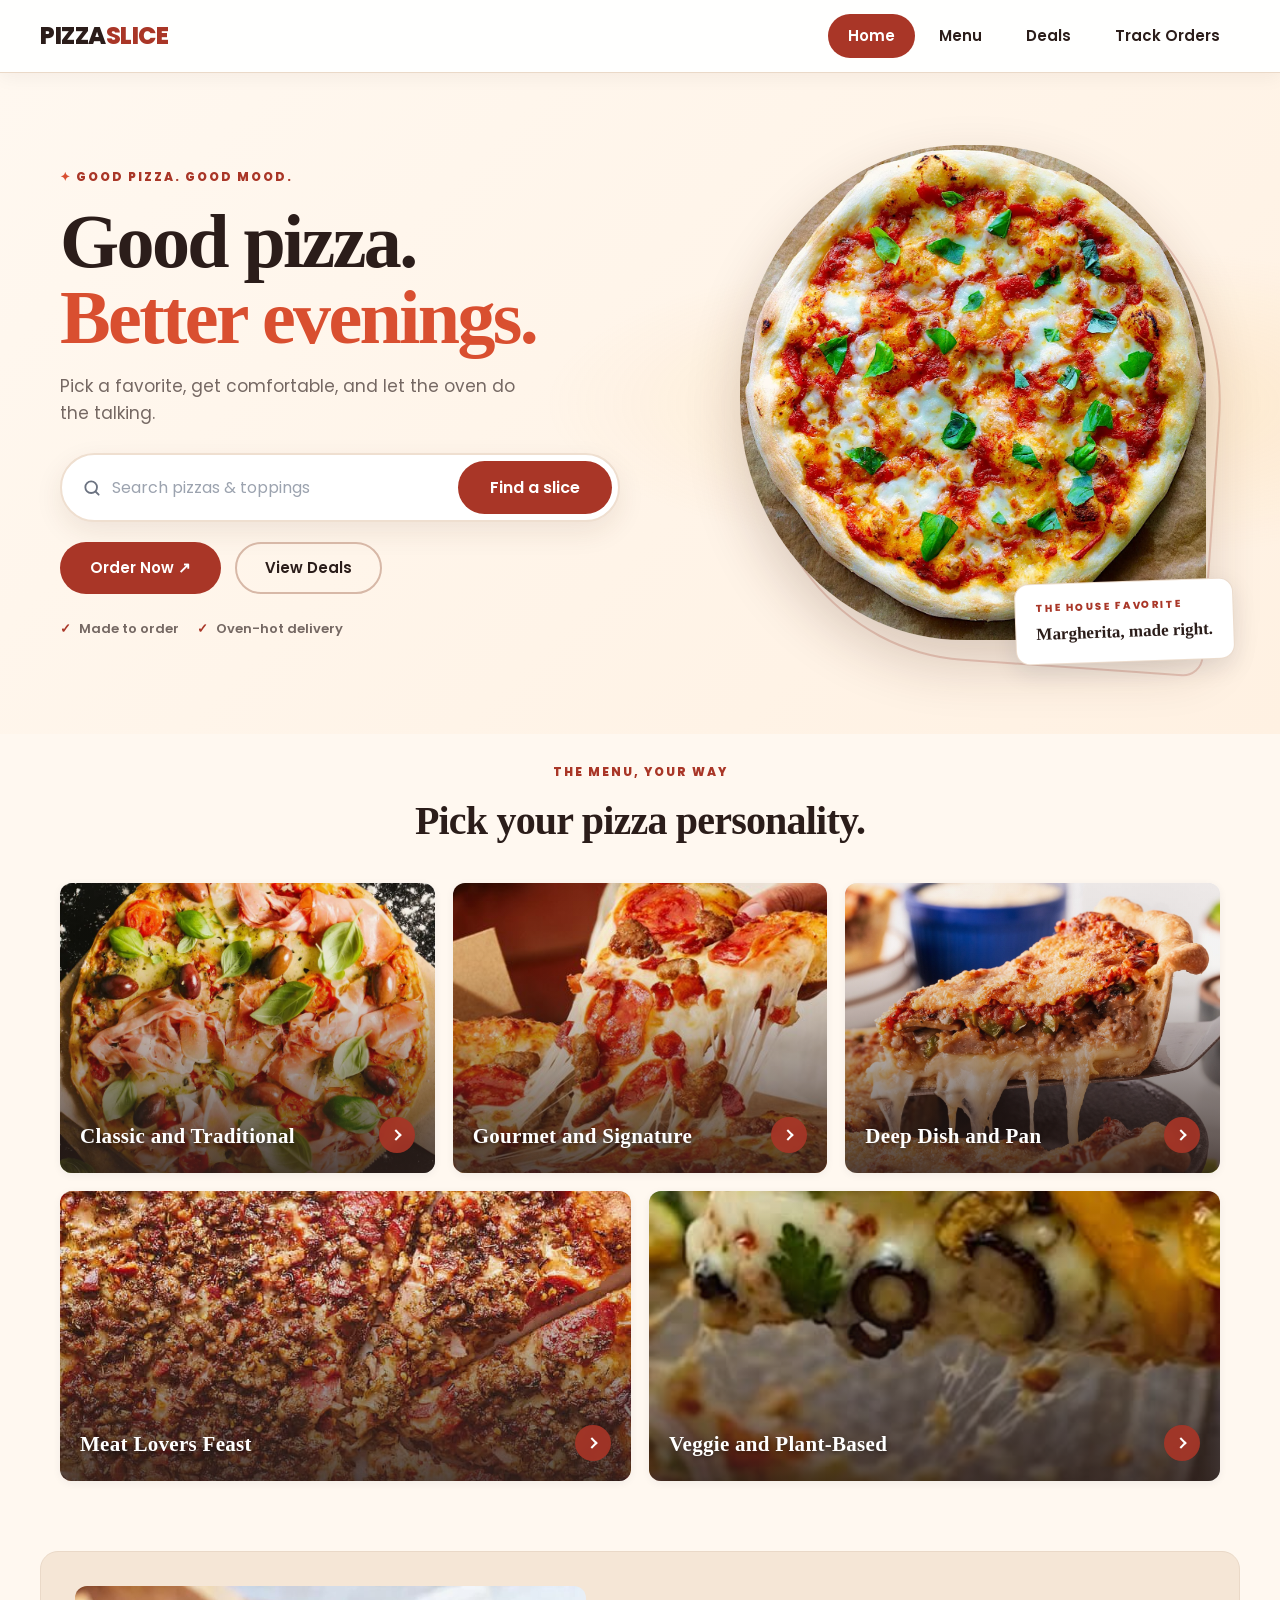
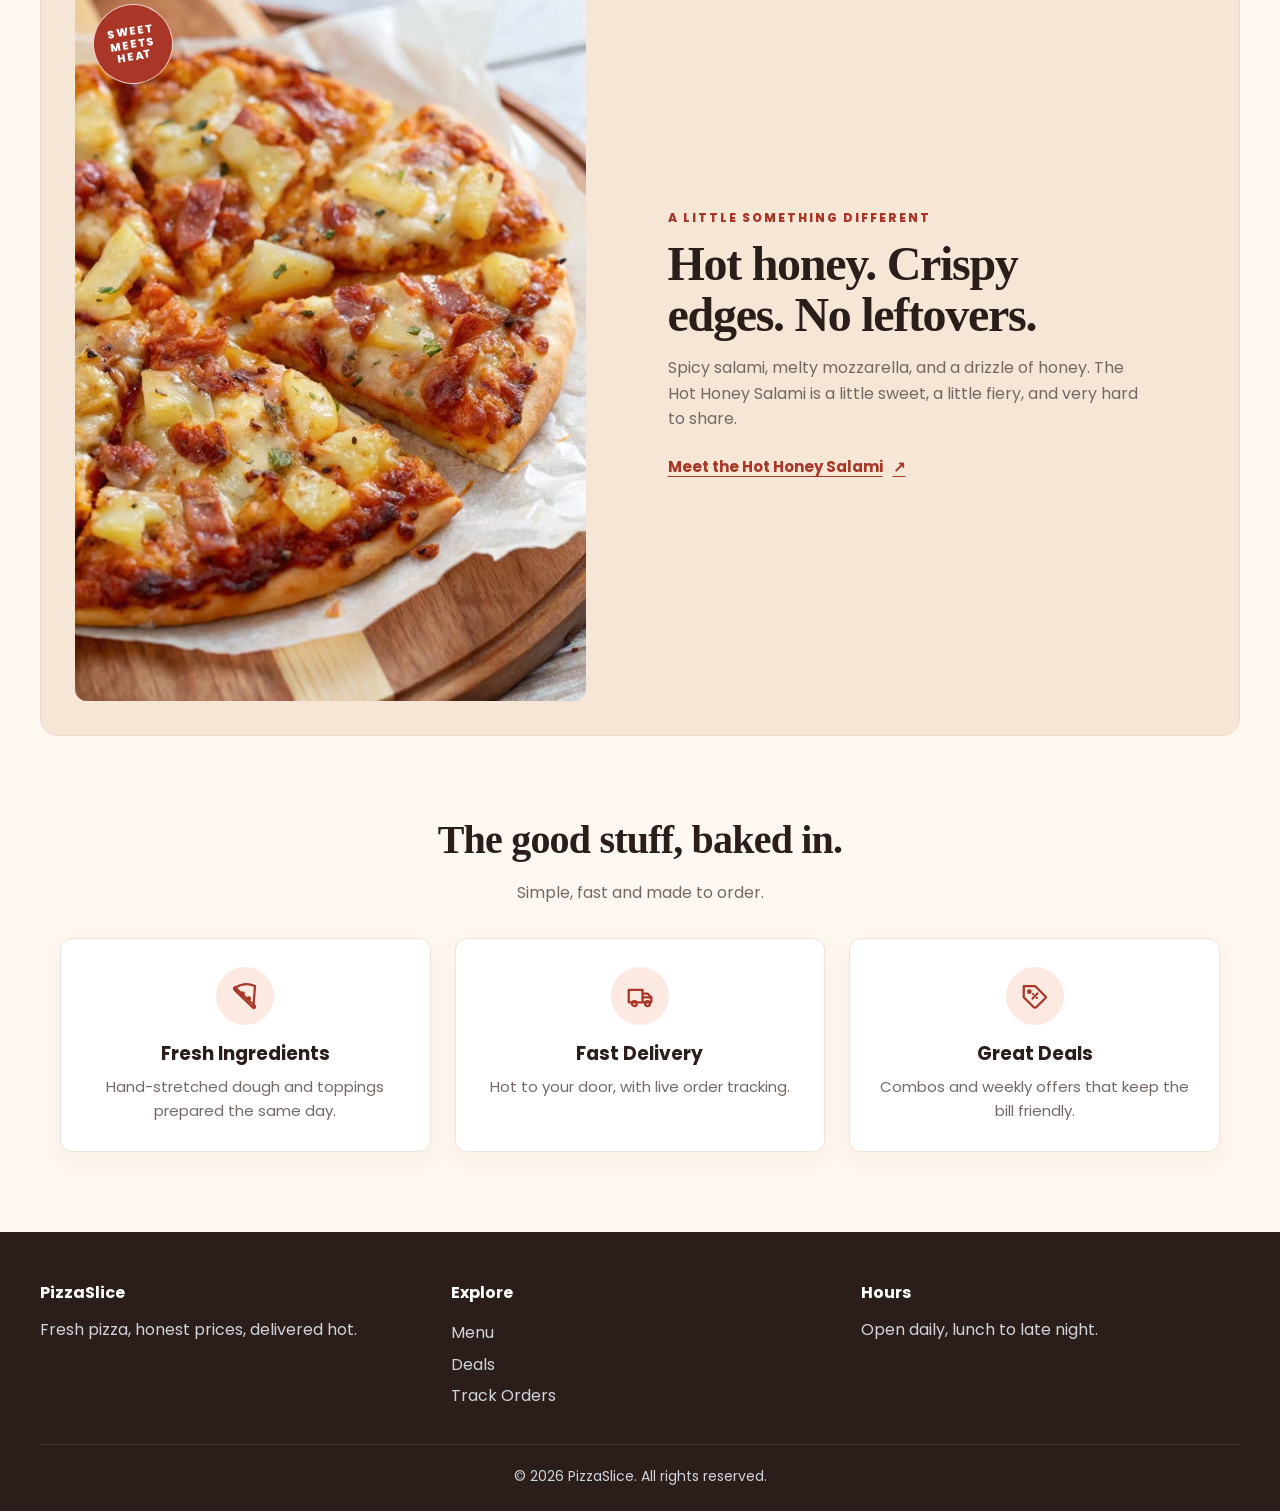
<file: pizzaproject.html>
<!DOCTYPE html>
<html lang="en">
<head>
    <meta charset="UTF-8">
    <meta name="viewport" content="width=device-width, initial-scale=1.0">
    <meta name="description" content="Find your favorite slice at PizzaSlice. 
    Browse classic, gourmet, deep dish, meat lovers and veggie pizzas, find a deal, and order online.">
    <title>PizzaSlice — Your neighborhood pizza spot</title>

    <!-- Free emoji favicon, no image file needed -->
    <link rel="icon" href="data:image/svg+xml,<svg xmlns='http://www.w3.org/2000/svg' 
    viewBox='0 0 100 100'><text y='.9em' font-size='90'>🍕</text></svg>"> 

    <!-- Optional free font (Poppins). Remove these two lines to use the fallback fonts. -->
    <link rel="preconnect" href="https://fonts.googleapis.com">
    <link rel="stylesheet" href="https://fonts.googleapis.com/css2?family=Poppins:wght@400;600;700;800&display=swap">

    <link rel="stylesheet" href="pizza.css">
</head>
<body>
    <a class="skip-link" href="#main">Skip to main content</a>

    <header class="navbar">
        <a href="pizzaproject.html" class="logo">Pizza<span>Slice</span></a>

        <input class="nav-checkbox" type="checkbox" id="nav-toggle" aria-label="Toggle navigation">
        <label class="nav-toggle" for="nav-toggle" aria-hidden="true">
            <span></span>
            <span></span>
            <span></span>
        </label>
        <nav class="nav-links" aria-label="Main navigation">
            <a href="pizzaproject.html" class="active" aria-current="page">Home</a>
            <a href="menu.html">Menu</a>
            <a href="deals.html">Deals</a>
            <a href="trackorders.html">Track Orders</a>
        </nav>
    </header>

    <main id="main">
        <!-- HERO -->
        <section class="hero">
            <div class="container hero-content">
                <div class="hero-copy">
                    <p class="hero-eyebrow"><span aria-hidden="true">✦</span> GOOD PIZZA. GOOD MOOD.</p>
                    <h1>Good pizza. <span>Better evenings.</span></h1>
                    <p class="subtitle">
                        Pick a favorite, get comfortable, and let the oven do the talking.
                    </p>

                    <form class="search-box" action="menu.html" method="get" role="search">
                        <span class="search-icon" aria-hidden="true"></span>
                        <input type="search" name="query" aria-label="Search pizzas, toppings or deals"
                               placeholder="Search pizzas & toppings">
                        <button type="submit" class="search-btn">Find a slice</button>
                    </form>

                    <div class="hero-actions">
                        <a href="menu.html" class="btn btn-primary">Order Now <span aria-hidden="true">↗</span></a>
                        <a href="deals.html" class="btn btn-outline">View Deals</a>
                    </div>
                    <div class="hero-promises" aria-label="What makes our pizza special">
                        <span><span aria-hidden="true">✓</span> Made to order</span>
                        <span><span aria-hidden="true">✓</span> Oven-hot delivery</span>
                    </div>
                </div>

                <div class="hero-visual">
                    <img src="Pizza-Margheritta.webp" alt="Fresh Margherita pizza topped with basil" fetchpriority="high">
                    <div class="hero-badge">
                        <span>THE HOUSE FAVORITE</span>
                        <strong>Margherita, made right.</strong>
                    </div>
                </div>
            </div>
        </section>

        <!-- CATEGORIES -->
        <section class="container explore-section" aria-labelledby="explore-heading">
            <p class="section-kicker">THE MENU, YOUR WAY</p>
            <h2 id="explore-heading">Pick your pizza personality.</h2>

            <div class="category-grid">
                <a class="category-card" href="menu.html#classic">
                    <img src="ppppp.webp" alt="Classic and traditional pizza" loading="lazy">
                    <div class="card-overlay">
                        <span>Classic and Traditional</span>
                        <div class="arrow-btn" aria-hidden="true"></div>
                    </div>
                </a>

                <a class="category-card" href="menu.html#gourmet">
                    <img src="pizz.jpg" alt="Gourmet and signature pizza" loading="lazy">
                    <div class="card-overlay">
                        <span>Gourmet and Signature</span>
                        <div class="arrow-btn" aria-hidden="true"></div>
                    </div>
                </a>

                <a class="category-card" href="menu.html#deep-dish">
                    <img src="Deep-Dish-Pizza-1200-x-1200.jpg" alt="Deep dish and pan pizza" loading="lazy">
                    <div class="card-overlay">
                        <span>Deep Dish and Pan</span>
                        <div class="arrow-btn" aria-hidden="true"></div>
                    </div>
                </a>

                <a class="category-card" href="menu.html#meat-lovers">
                    <img src="Meat-Lovers-Pizza-8.jpeg" alt="Meat lovers feast pizza" loading="lazy">
                    <div class="card-overlay">
                        <span>Meat Lovers Feast</span>
                        <div class="arrow-btn" aria-hidden="true"></div>
                    </div>
                </a>

                <a class="category-card" href="menu.html#veggie">
                    <!-- Tip: rename "images (1).jpg" to something like veggie-pizza.jpg (no spaces) -->
                    <img src="images%20(1).jpg" alt="Veggie and plant-based pizza" loading="lazy">
                    <div class="card-overlay">
                        <span>Veggie and Plant-Based</span>
                        <div class="arrow-btn" aria-hidden="true"></div>
                    </div>
                </a>
            </div>
        </section>

        <section class="container house-pick" aria-labelledby="house-pick-heading">
            <div class="house-pick-image">
                <img src="hot%20honey.jpg" alt="Hot honey pizza with golden cheese and salami" loading="lazy">
                <span class="house-pick-stamp">SWEET<br>MEETS<br>HEAT</span>
            </div>
            <div class="house-pick-copy">
                <p class="section-kicker">A LITTLE SOMETHING DIFFERENT</p>
                <h2 id="house-pick-heading">Hot honey. Crispy edges. No leftovers.</h2>
                <p>Spicy salami, melty mozzarella, and a drizzle of honey. The Hot Honey Salami is a little sweet, a little fiery, and very hard to share.</p>
                <a class="house-pick-link" href="menu.html#hot-honey">Meet the Hot Honey Salami <span aria-hidden="true">↗</span></a>
            </div>
        </section>

        <!-- WHY US -->
        <section class="container features" aria-labelledby="why-heading">
            <h2 id="why-heading" class="section-title">The good stuff, baked in.</h2>
            <p class="section-subtitle">Simple, fast and made to order.</p>

            <div class="feature-grid">
                <div class="feature">
                    <div class="feature-icon" aria-hidden="true">
                        <svg viewBox="0 0 24 24" fill="none" stroke="currentColor" stroke-width="1.8" stroke-linecap="round" stroke-linejoin="round">
                            <path d="M4.2 5.2 19.8 20a1 1 0 0 1-1.4 1.4L3.7 7.1a1.3 1.3 0 0 1 .5-2.2Z"/>
                            <path d="M4.3 5.3A17 17 0 0 1 20 4l-1.2 16"/>
                            <circle cx="10" cy="10" r="1"/>
                            <circle cx="15" cy="14" r="1"/>
                        </svg>
                    </div>
                    <h3>Fresh Ingredients</h3>
                    <p>Hand-stretched dough and toppings prepared the same day.</p>
                </div>
                <div class="feature">
                    <div class="feature-icon" aria-hidden="true">
                        <svg viewBox="0 0 24 24" fill="none" stroke="currentColor" stroke-width="1.8" stroke-linecap="round" stroke-linejoin="round">
                            <path d="M3 7h11v10H3zM14 10h4l3 3v4h-7z"/>
                            <circle cx="7.5" cy="18" r="2"/>
                            <circle cx="18" cy="18" r="2"/>
                            <path d="M14 13h7"/>
                        </svg>
                    </div>
                    <h3>Fast Delivery</h3>
                    <p>Hot to your door, with live order tracking.</p>
                </div>
                <div class="feature">
                    <div class="feature-icon" aria-hidden="true">
                        <svg viewBox="0 0 24 24" fill="none" stroke="currentColor" stroke-width="1.8" stroke-linecap="round" stroke-linejoin="round">
                            <path d="m20.6 13.4-7.2 7.2a2 2 0 0 1-2.8 0L3 13V4h9l8.6 8.6a.6.6 0 0 1 0 .8Z"/>
                            <circle cx="7.5" cy="8.5" r="1"/>
                            <path d="m10 14 4-4M10.5 10.5h.01M13.5 13.5h.01"/>
                        </svg>
                    </div>
                    <h3>Great Deals</h3>
                    <p>Combos and weekly offers that keep the bill friendly.</p>
                </div>
            </div>
        </section>
    </main>

    <footer class="footer">
        <div class="footer-grid">
            <div>
                <h4>PizzaSlice</h4>
                <p>Fresh pizza, honest prices, delivered hot.</p>
            </div>
            <div>
                <h4>Explore</h4>
                <a href="menu.html">Menu</a>
                <a href="deals.html">Deals</a>
                <a href="trackorders.html">Track Orders</a>
            </div>
            <div>
                <h4>Hours</h4>
                <p>Open daily, lunch to late night.</p>
            </div>
        </div>
        <p class="footer-bottom">&copy; 2026 PizzaSlice. All rights reserved.</p>
    </footer>
</body>
</html>
</file>
<file: pizza.css>
:root {
    --brand: #f2b85b;
    --brand-dark: #a93627;
    --brand-soft: #fbe9e2;
    --tomato: #d94f30;
    --tomato-dark: #b83c24;
    --ink: #2b1d1a;
    --text: #443833;
    --muted: #756863;
    --bg: #fff8f0;
    --surface: #ffffff;
    --border: #ead9c8;

    --radius-sm: 10px;
    --radius: 16px;
    --radius-pill: 999px;

    --shadow-sm: 0 2px 8px rgba(20, 33, 61, 0.06);
    --shadow: 0 8px 24px rgba(20, 33, 61, 0.10);
    --shadow-lg: 0 16px 36px rgba(20, 33, 61, 0.16);

    --font: 'Poppins', 'Segoe UI', Tahoma, Geneva, Verdana, sans-serif;
    --ease: 0.25s ease;
}

@view-transition {
    navigation: auto;
}


*,
*::before,
*::after {
    box-sizing: border-box;
    margin: 0;
    padding: 0;
}

html {
    scroll-behavior: smooth;
}

body {
    font-family: var(--font);
    background-color: var(--bg);
    color: var(--text);
    line-height: 1.6;
    -webkit-font-smoothing: antialiased;
}

img {
    max-width: 100%;
    display: block;
}

a {
    color: inherit;
}

ul {
    list-style: none;
}


.container {
    max-width: 1200px;
    margin: 0 auto;
    padding: 0 20px;
}

section {
    padding: 24px 0;
}

.section-title {
    text-align: center;
    font-size: 28px;
    font-weight: 700;
    color: var(--ink);
    margin-bottom: 8px;
}

.section-subtitle {
    text-align: center;
    color: var(--muted);
    margin-bottom: 32px;
}


.navbar {
    display: flex;
    justify-content: space-between;
    align-items: center;
    flex-wrap: wrap;
    gap: 12px;
    padding: 14px 40px;
    background-color: rgba(255, 255, 255, 0.92);
    backdrop-filter: blur(8px);
    border-bottom: 1px solid var(--border);
    box-shadow: var(--shadow-sm);
    position: sticky;
    top: 0;
    z-index: 1000;
}

.logo {
    font-size: 24px;
    font-weight: 800;
    color: var(--ink);
    text-transform: uppercase;
    letter-spacing: 0.5px;
    text-decoration: none;
}

.logo span {
    color: var(--brand-dark);
}

.nav-links {
    display: flex;
    flex-wrap: wrap;
    align-items: center;
    gap: 4px;
}

.nav-links a {
    text-decoration: none;
    color: var(--ink);
    font-size: 15px;
    font-weight: 600;
    text-align: center;
    padding: 10px 20px;
    border-radius: var(--radius-pill);
    transition: color var(--ease), background-color var(--ease);
}

.nav-links a:hover {
    color: var(--brand-dark);
    background-color: var(--brand-soft);
}

.nav-links a.active {
    color: #ffffff;
    background-color: var(--brand-dark);
}

.cart-count {
    display: inline-grid;
    min-width: 22px;
    height: 22px;
    place-items: center;
    margin-left: 3px;
    padding: 0 6px;
    border-radius: var(--radius-pill);
    background: var(--brand);
    color: var(--ink);
    font-size: 12px;
    font-weight: 800;
    vertical-align: 1px;
}

.nav-toggle {
    display: none;
    width: 44px;
    height: 44px;
    padding: 10px;
    border: 1px solid var(--border);
    border-radius: var(--radius-sm);
    background: var(--surface);
    cursor: pointer;
}

.nav-toggle span {
    display: block;
    width: 100%;
    height: 2px;
    margin: 4px 0;
    border-radius: 2px;
    background: var(--ink);
    transition: transform var(--ease), opacity var(--ease);
}

.nav-checkbox {
    display: none;
    position: absolute;
    width: 1px;
    height: 1px;
    overflow: hidden;
    clip: rect(0, 0, 0, 0);
    white-space: nowrap;
    clip-path: inset(50%);
}

.nav-checkbox:focus-visible + .nav-toggle {
    outline: 3px solid var(--brand-dark);
    outline-offset: 3px;
}

.nav-checkbox:checked + .nav-toggle span:first-child {
    transform: translateY(6px) rotate(45deg);
}

.nav-checkbox:checked + .nav-toggle span:nth-child(2) {
    opacity: 0;
}

.nav-checkbox:checked + .nav-toggle span:last-child {
    transform: translateY(-6px) rotate(-45deg);
}


.hero {
    padding: 80px 20px 60px;
    text-align: center;
    background:
        radial-gradient(circle at 15% 20%, rgba(60, 231, 146, 0.25), transparent 45%),
        radial-gradient(circle at 85% 10%, rgba(228, 87, 46, 0.15), transparent 40%),
        var(--bg);
}

.hero-content h1 {
    font-size: clamp(32px, 5vw, 52px);
    line-height: 1.15;
    color: var(--ink);
    margin-bottom: 14px;
    font-weight: 800;
}

.hero-content h1 span {
    color: var(--tomato);
}

.hero-content .subtitle {
    font-size: 18px;
    color: var(--muted);
    max-width: 560px;
    margin: 0 auto 35px;
}

.search-box {
    display: inline-flex;
    align-items: center;
    background: var(--surface);
    border: 2px solid var(--border);
    border-radius: var(--radius-pill);
    padding: 6px 6px 6px 20px;
    width: 100%;
    max-width: 650px;
    box-shadow: var(--shadow);
    transition: box-shadow var(--ease), border-color var(--ease);
}

.search-box:focus-within {
    border-color: var(--brand-dark);
    box-shadow: 0 8px 28px rgba(18, 135, 90, 0.22);
}

.search-icon {
    display: inline-block;
    flex-shrink: 0;
    width: 20px;
    height: 20px;
    margin-right: 10px;
    background: url("data:image/svg+xml,%3Csvg xmlns='http://www.w3.org/2000/svg' viewBox='0 0 24 24' fill='none' stroke='%236b7280' stroke-width='2.2' stroke-linecap='round'%3E%3Ccircle cx='11' cy='11' r='7'/%3E%3Cpath d='M20 20l-3.5-3.5'/%3E%3C/svg%3E") no-repeat center / contain;
}

.search-box input {
    border: none;
    outline: none;
    width: 100%;
    font-family: inherit;
    font-size: 16px;
    color: var(--text);
    background: transparent;
}

.search-box input::placeholder {
    color: #9ca3af;
}

.search-btn {
    background-color: var(--brand-dark);
    color: #ffffff;
    border: none;
    padding: 14px 32px;
    border-radius: var(--radius-pill);
    font-family: inherit;
    font-size: 16px;
    font-weight: 600;
    cursor: pointer;
    transition: background-color var(--ease), transform var(--ease);
}

.search-btn:hover {
    background-color: var(--ink);
    transform: translateY(-1px);
}


.btn {
    display: inline-block;
    padding: 12px 28px;
    border: 2px solid transparent;
    border-radius: var(--radius-pill);
    font-family: inherit;
    font-size: 15px;
    font-weight: 600;
    text-decoration: none;
    text-align: center;
    cursor: pointer;
    transition: background-color var(--ease), transform var(--ease), box-shadow var(--ease);
}

.btn-primary {
    background-color: var(--tomato);
    color: #ffffff;
}

.btn-primary:hover {
    background-color: var(--tomato-dark);
    transform: translateY(-2px);
    box-shadow: var(--shadow);
}

.btn-outline {
    border-color: var(--brand-dark);
    color: var(--brand-dark);
    background: transparent;
}

.btn-outline:hover {
    background-color: var(--brand-dark);
    color: #ffffff;
}


.explore-section {
    margin-top: 60px;
    text-align: left;
}

.explore-section h2 {
    text-align: center;
    font-size: 28px;
    color: var(--ink);
    margin-bottom: 32px;
    font-weight: 700;
}

.category-grid {
    display: grid;
    grid-template-columns: repeat(auto-fill, minmax(220px, 1fr));
    gap: 24px;
}

.category-card {
    position: relative;
    height: 300px;
    border-radius: var(--radius);
    overflow: hidden;
    background-color: #e5e7eb;
    box-shadow: var(--shadow-sm);
    cursor: pointer;
    transition: transform 0.3s cubic-bezier(0.25, 0.46, 0.45, 0.94), box-shadow 0.3s ease;
}

.category-card:hover {
    transform: translateY(-6px);
    box-shadow: var(--shadow-lg);
}

.category-card img {
    width: 100%;
    height: 100%;
    object-fit: cover;
    transition: transform 0.5s ease;
}

.category-card:hover img {
    transform: scale(1.08);
}

.card-overlay {
    position: absolute;
    inset: 0;
    background: linear-gradient(to top, rgba(0, 0, 0, 0.8) 0%, rgba(0, 0, 0, 0.2) 60%, rgba(0, 0, 0, 0) 100%);
    display: flex;
    justify-content: space-between;
    align-items: flex-end;
    padding: 20px;
    color: #ffffff;
}

.card-overlay span {
    font-size: 18px;
    font-weight: 700;
    letter-spacing: 0.3px;
    padding-right: 10px;
    text-shadow: 0 2px 4px rgba(0, 0, 0, 0.4);
}

.arrow-btn {
    width: 36px;
    height: 36px;
    background-color: rgba(255, 255, 255, 0.25);
    border-radius: 50%;
    backdrop-filter: blur(4px);
    display: flex;
    align-items: center;
    justify-content: center;
    flex-shrink: 0;
    transition: background-color var(--ease), transform var(--ease);
}

.arrow-btn::after {
    content: '';
    display: inline-block;
    width: 8px;
    height: 8px;
    border-top: 2px solid #ffffff;
    border-right: 2px solid #ffffff;
    transform: rotate(45deg);
    margin-right: 2px;
}

.category-card:hover .arrow-btn {
    background-color: var(--brand-dark);
    transform: scale(1.1);
}


.menu-grid {
    display: grid;
    grid-template-columns: repeat(auto-fill, minmax(260px, 1fr));
    gap: 24px;
}

.menu-item {
    background: var(--surface);
    border: 1px solid var(--border);
    border-radius: var(--radius);
    overflow: hidden;
    box-shadow: var(--shadow-sm);
    display: flex;
    flex-direction: column;
    transition: transform var(--ease), box-shadow var(--ease);
}

.menu-item:hover {
    transform: translateY(-4px);
    box-shadow: var(--shadow);
}

.menu-item img {
    width: 100%;
    height: 190px;
    object-fit: cover;
}

.menu-item-body {
    padding: 18px;
    display: flex;
    flex-direction: column;
    flex-grow: 1;
}

.menu-item h3 {
    font-size: 18px;
    color: var(--ink);
    margin-bottom: 6px;
}

.menu-item p {
    font-size: 14px;
    color: var(--muted);
    margin-bottom: 16px;
    flex-grow: 1;
}

.menu-item-footer {
    display: flex;
    justify-content: space-between;
    align-items: center;
}

.price {
    font-size: 20px;
    font-weight: 700;
    color: var(--tomato);
}

.badge {
    display: inline-block;
    padding: 4px 12px;
    border-radius: var(--radius-pill);
    background: var(--tomato);
    color: #ffffff;
    font-size: 12px;
    font-weight: 700;
    letter-spacing: 0.4px;
    text-transform: uppercase;
}

.deal-card {
    background: linear-gradient(135deg, var(--brand-dark), #0b5c3d);
    color: #ffffff;
    border-radius: var(--radius);
    padding: 28px;
    box-shadow: var(--shadow);
}

.deal-card h3 {
    font-size: 22px;
    margin-bottom: 8px;
}

.deal-card p {
    opacity: 0.9;
    margin-bottom: 18px;
}


.tracker-card {
    max-width: 640px;
    margin: 0 auto;
    background: var(--surface);
    border: 1px solid var(--border);
    border-radius: var(--radius);
    padding: 32px;
    box-shadow: var(--shadow);
}

.form-group {
    margin-bottom: 18px;
}

.form-group label {
    display: block;
    font-weight: 600;
    color: var(--ink);
    margin-bottom: 6px;
}

.form-group input,
.form-group select,
.form-group textarea {
    width: 100%;
    padding: 12px 14px;
    border: 2px solid var(--border);
    border-radius: var(--radius-sm);
    font-family: inherit;
    font-size: 16px;
    transition: border-color var(--ease);
}

.form-group input:focus,
.form-group select:focus,
.form-group textarea:focus {
    outline: none;
    border-color: var(--brand-dark);
}

.status-steps {
    display: flex;
    justify-content: space-between;
    margin-top: 28px;
}

.status-step {
    flex: 1;
    text-align: center;
    font-size: 13px;
    color: var(--muted);
}

.status-step.done {
    color: var(--brand-dark);
    font-weight: 700;
}


.footer {
    margin-top: 80px;
    padding: 48px 20px 24px;
    background: var(--ink);
    color: #d1d5db;
}

.footer-grid {
    max-width: 1200px;
    margin: 0 auto;
    display: grid;
    grid-template-columns: repeat(auto-fit, minmax(200px, 1fr));
    gap: 32px;
}

.footer h4 {
    color: #ffffff;
    margin-bottom: 12px;
}

.footer a {
    display: block;
    text-decoration: none;
    color: #d1d5db;
    padding: 3px 0;
    transition: color var(--ease);
}

.footer a:hover {
    color: var(--brand);
}

.footer-bottom {
    max-width: 1200px;
    margin: 32px auto 0;
    padding-top: 20px;
    border-top: 1px solid rgba(255, 255, 255, 0.12);
    text-align: center;
    font-size: 14px;
}

/* 11. RESPONSIVE -------------------------------------------------- */
@media (max-width: 768px) {
    .navbar {
        padding: 12px 20px;
        justify-content: space-between;
    }

    .nav-links {
        display: none;
        position: absolute;
        top: 100%;
        right: 0;
        left: 0;
        flex-direction: column;
        align-items: stretch;
        gap: 4px;
        padding: 12px 20px;
        border-bottom: 1px solid var(--border);
        background: rgba(255, 255, 255, 0.98);
        box-shadow: var(--shadow);
    }

    .nav-checkbox:checked ~ .nav-links {
        display: flex;
    }

    .nav-toggle {
        display: block;
    }

    .nav-checkbox {
        display: block;
    }

    .nav-links a {
        padding: 10px 14px;
        font-size: 14px;
        text-align: left;
    }

    .hero {
        padding: 56px 16px 40px;
    }

    .search-box {
        flex-direction: column;
        border-radius: var(--radius);
        padding: 12px;
        gap: 10px;
    }

    .search-icon {
        display: none;
    }

    .search-box input {
        padding: 6px 4px;
    }

    .search-btn {
        width: 100%;
    }

    .category-card {
        height: 240px;
    }

    .tracker-card {
        padding: 22px;
    }
}

@media (max-width: 480px) {
    .category-grid,
    .menu-grid {
        grid-template-columns: 1fr;
    }
}

/* 12. ACCESSIBILITY ----------------------------------------------- */
:focus-visible {
    outline: 3px solid var(--brand-dark);
    outline-offset: 3px;
}

@media (prefers-reduced-motion: reduce) {
    *,
    *::before,
    *::after {
        transition-duration: 0.01ms !important;
        animation-duration: 0.01ms !important;
        scroll-behavior: auto !important;
    }

    ::view-transition-group(*),
    ::view-transition-old(*),
    ::view-transition-new(*) {
        animation-duration: 0.01ms !important;
    }
}

/* 13. HOME PAGE ADDITIONS ----------------------------------------- */
a.category-card {
    display: block;
    text-decoration: none;
    color: inherit;
}

.skip-link {
    position: absolute;
    left: 12px;
    top: -60px;
    z-index: 2000;
    padding: 10px 18px;
    background: var(--ink);
    color: #ffffff;
    border-radius: var(--radius-sm);
    text-decoration: none;
    transition: top var(--ease);
}

.skip-link:focus {
    top: 12px;
}

.hero-actions {
    display: flex;
    justify-content: center;
    flex-wrap: wrap;
    gap: 14px;
    margin-top: 28px;
}

.features {
    margin-top: 80px;
}

.feature-grid {
    display: grid;
    grid-template-columns: repeat(auto-fit, minmax(240px, 1fr));
    gap: 24px;
}

.feature {
    background: var(--surface);
    border: 1px solid var(--border);
    border-radius: var(--radius);
    padding: 28px 24px;
    text-align: center;
    box-shadow: var(--shadow-sm);
    transition: transform var(--ease), box-shadow var(--ease);
}

.feature:hover {
    transform: translateY(-4px);
    box-shadow: var(--shadow);
}

.feature-icon {
    font-size: 36px;
    margin-bottom: 10px;
}

.feature h3 {
    color: var(--ink);
    margin-bottom: 6px;
}

.feature p {
    color: var(--muted);
    font-size: 15px;
}

/* HOME PAGE: warm, editorial pizzeria styling */
.navbar {
    padding: 14px max(24px, calc((100vw - 1200px) / 2));
    box-shadow: 0 4px 18px rgba(43, 29, 26, 0.05);
}

.logo {
    letter-spacing: -0.5px;
}

.hero {
    position: relative;
    overflow: hidden;
    padding: 72px 20px;
    text-align: left;
    background:
        radial-gradient(ellipse at 82% 50%, rgba(242, 184, 91, 0.22), transparent 34%),
        linear-gradient(135deg, #fff8f0 0%, #fff1e2 100%);
}

.hero-content {
    display: grid;
    grid-template-columns: minmax(0, 1.05fr) minmax(320px, 0.85fr);
    align-items: center;
    gap: clamp(36px, 7vw, 88px);
}

.hero-copy {
    max-width: 620px;
}

.hero-eyebrow,
.section-kicker {
    color: var(--brand-dark);
    font-size: 12px;
    font-weight: 800;
    letter-spacing: 2px;
}

.hero-eyebrow {
    margin-bottom: 18px;
}

.hero-eyebrow span {
    color: var(--tomato);
}

.hero-copy h1 {
    max-width: 620px;
    margin-bottom: 18px;
    font-family: Georgia, 'Times New Roman', serif;
    font-size: clamp(48px, 6vw, 76px);
    font-weight: 700;
    line-height: 0.99;
    letter-spacing: -2.6px;
}

.hero-copy h1 span {
    display: block;
    color: var(--tomato);
}

.hero-copy .subtitle {
    max-width: 480px;
    margin: 0 0 26px;
    font-size: 17px;
}

.hero .search-box {
    max-width: 560px;
    border-color: #efdfd0;
    box-shadow: 0 10px 28px rgba(80, 42, 27, 0.09);
}

.hero .search-btn {
    white-space: nowrap;
}

.hero-actions {
    justify-content: flex-start;
    margin-top: 20px;
}

.hero .btn-primary {
    background: var(--brand-dark);
}

.hero .btn-primary:hover {
    background: var(--ink);
}

.hero .btn-outline {
    border-color: #d7b8a7;
    color: var(--ink);
}

.hero .btn-outline:hover {
    border-color: var(--brand-dark);
    color: #fff;
}

.hero-promises {
    display: flex;
    flex-wrap: wrap;
    gap: 18px;
    margin-top: 25px;
    color: var(--muted);
    font-size: 13px;
    font-weight: 600;
}

.hero-promises > span > span {
    margin-right: 5px;
    color: var(--brand-dark);
    font-weight: 800;
}

.hero-visual {
    position: relative;
    padding: 0 14px 22px 0;
}

.hero-visual::before {
    position: absolute;
    inset: 18px 0 0 18px;
    border: 2px solid rgba(169, 54, 39, 0.22);
    border-radius: 48% 48% 20px 48%;
    content: "";
    transform: rotate(4deg);
}

.hero-visual img {
    position: relative;
    width: 100%;
    aspect-ratio: 0.94;
    border-radius: 48% 48% 20px 48%;
    object-fit: cover;
    box-shadow: 0 24px 55px rgba(68, 34, 20, 0.2);
}

.hero-badge {
    position: absolute;
    right: -14px;
    bottom: 0;
    display: grid;
    gap: 4px;
    max-width: 245px;
    padding: 16px 20px;
    border: 1px solid rgba(234, 217, 200, 0.9);
    border-radius: 14px;
    background: var(--surface);
    box-shadow: var(--shadow);
    transform: rotate(-2deg);
}

.hero-badge span {
    color: var(--brand-dark);
    font-size: 10px;
    font-weight: 800;
    letter-spacing: 1.5px;
}

.hero-badge strong {
    color: var(--ink);
    font-family: Georgia, 'Times New Roman', serif;
    font-size: 17px;
}

.explore-section {
    margin-top: 28px;
}

.section-kicker {
    margin-bottom: 8px;
    text-align: center;
}

.explore-section h2,
.section-title {
    font-family: Georgia, 'Times New Roman', serif;
    font-size: clamp(30px, 4vw, 40px);
    letter-spacing: -0.8px;
}

.explore-section h2 {
    margin-bottom: 30px;
}

.category-grid {
    grid-template-columns: repeat(6, minmax(0, 1fr));
    gap: 18px;
}

.category-card {
    grid-column: span 2;
    height: 290px;
    border-radius: 12px;
}

.category-card:nth-last-child(-n + 2) {
    grid-column: span 3;
}

.card-overlay {
    background: linear-gradient(to top, rgba(43, 29, 26, 0.82), rgba(43, 29, 26, 0.04) 72%);
}

.card-overlay span {
    font-family: Georgia, 'Times New Roman', serif;
    font-size: 21px;
}

.arrow-btn {
    background: rgba(169, 54, 39, 0.9);
}

.features {
    margin-top: 72px;
}

.feature {
    border-color: #f0e2d4;
    border-radius: 12px;
    box-shadow: 0 8px 25px rgba(80, 42, 27, 0.045);
}

.feature-icon {
    display: grid;
    width: 58px;
    height: 58px;
    margin: 0 auto 14px;
    place-items: center;
    border-radius: 50%;
    background: var(--brand-soft);
}

.feature-icon svg {
    width: 30px;
    height: 30px;
    color: var(--brand-dark);
}

@media (max-width: 768px) {
    .navbar {
        padding: 12px 20px;
    }

    .hero {
        padding: 54px 16px 48px;
    }

    .hero-content {
        grid-template-columns: 1fr;
        gap: 38px;
    }

    .hero-copy {
        max-width: 620px;
        margin: 0 auto;
        text-align: center;
    }

    .hero-copy .subtitle {
        margin-right: auto;
        margin-left: auto;
    }

    .hero-actions,
    .hero-promises {
        justify-content: center;
    }

    .hero-visual {
        width: min(100%, 440px);
        margin: 0 auto;
    }

    .hero-badge {
        right: 0;
    }

    .category-grid {
        grid-template-columns: repeat(2, minmax(0, 1fr));
    }

    .category-card,
    .category-card:nth-last-child(-n + 2) {
        grid-column: span 1;
    }
}

@media (max-width: 480px) {
    .hero-copy h1 {
        font-size: 46px;
        letter-spacing: -1.7px;
    }

    .hero-promises {
        gap: 8px 14px;
    }

    .category-grid {
        grid-template-columns: 1fr;
    }

    .category-card,
    .category-card:nth-last-child(-n + 2) {
        height: 250px;
    }

    .hero-badge {
        right: -4px;
        max-width: 220px;
        padding: 13px 16px;
    }
}

.house-pick {
    display: grid;
    grid-template-columns: minmax(0, 0.95fr) minmax(0, 1fr);
    align-items: center;
    gap: clamp(32px, 7vw, 82px);
    margin-top: 70px;
    padding: 34px;
    border: 1px solid var(--border);
    border-radius: 18px;
    background: #f5e6d6;
}

.house-pick-image {
    position: relative;
    min-height: 320px;
}

.house-pick-image img {
    width: 100%;
    height: 100%;
    min-height: 320px;
    border-radius: 12px;
    object-fit: cover;
}

.house-pick-stamp {
    position: absolute;
    top: 18px;
    left: 18px;
    display: grid;
    width: 80px;
    height: 80px;
    place-content: center;
    border: 1px solid rgba(255, 255, 255, 0.75);
    border-radius: 50%;
    background: var(--brand-dark);
    color: #fff;
    font-size: 11px;
    font-weight: 800;
    line-height: 1.15;
    letter-spacing: 1px;
    text-align: center;
    transform: rotate(-9deg);
}

.house-pick-copy {
    max-width: 470px;
    padding: 14px 0;
}

.house-pick-copy .section-kicker {
    margin-bottom: 12px;
    text-align: left;
}

.house-pick-copy h2 {
    margin-bottom: 14px;
    color: var(--ink);
    font-family: Georgia, 'Times New Roman', serif;
    font-size: clamp(34px, 4vw, 48px);
    line-height: 1.06;
    letter-spacing: -1.3px;
}

.house-pick-copy > p:not(.section-kicker) {
    margin-bottom: 22px;
    color: var(--muted);
    font-size: 16px;
}

.house-pick-link {
    display: inline-flex;
    align-items: center;
    gap: 10px;
    color: var(--brand-dark);
    font-size: 15px;
    font-weight: 700;
    text-decoration-thickness: 1px;
    text-underline-offset: 4px;
}

.house-pick-link:hover {
    color: var(--tomato);
}

@media (max-width: 768px) {
    .house-pick {
        grid-template-columns: 1fr;
        gap: 24px;
        margin-top: 48px;
        padding: 20px;
    }

    .house-pick-image,
    .house-pick-image img {
        min-height: 260px;
    }

    .house-pick-copy {
        max-width: none;
        padding: 0 4px 8px;
    }
}
</file>
